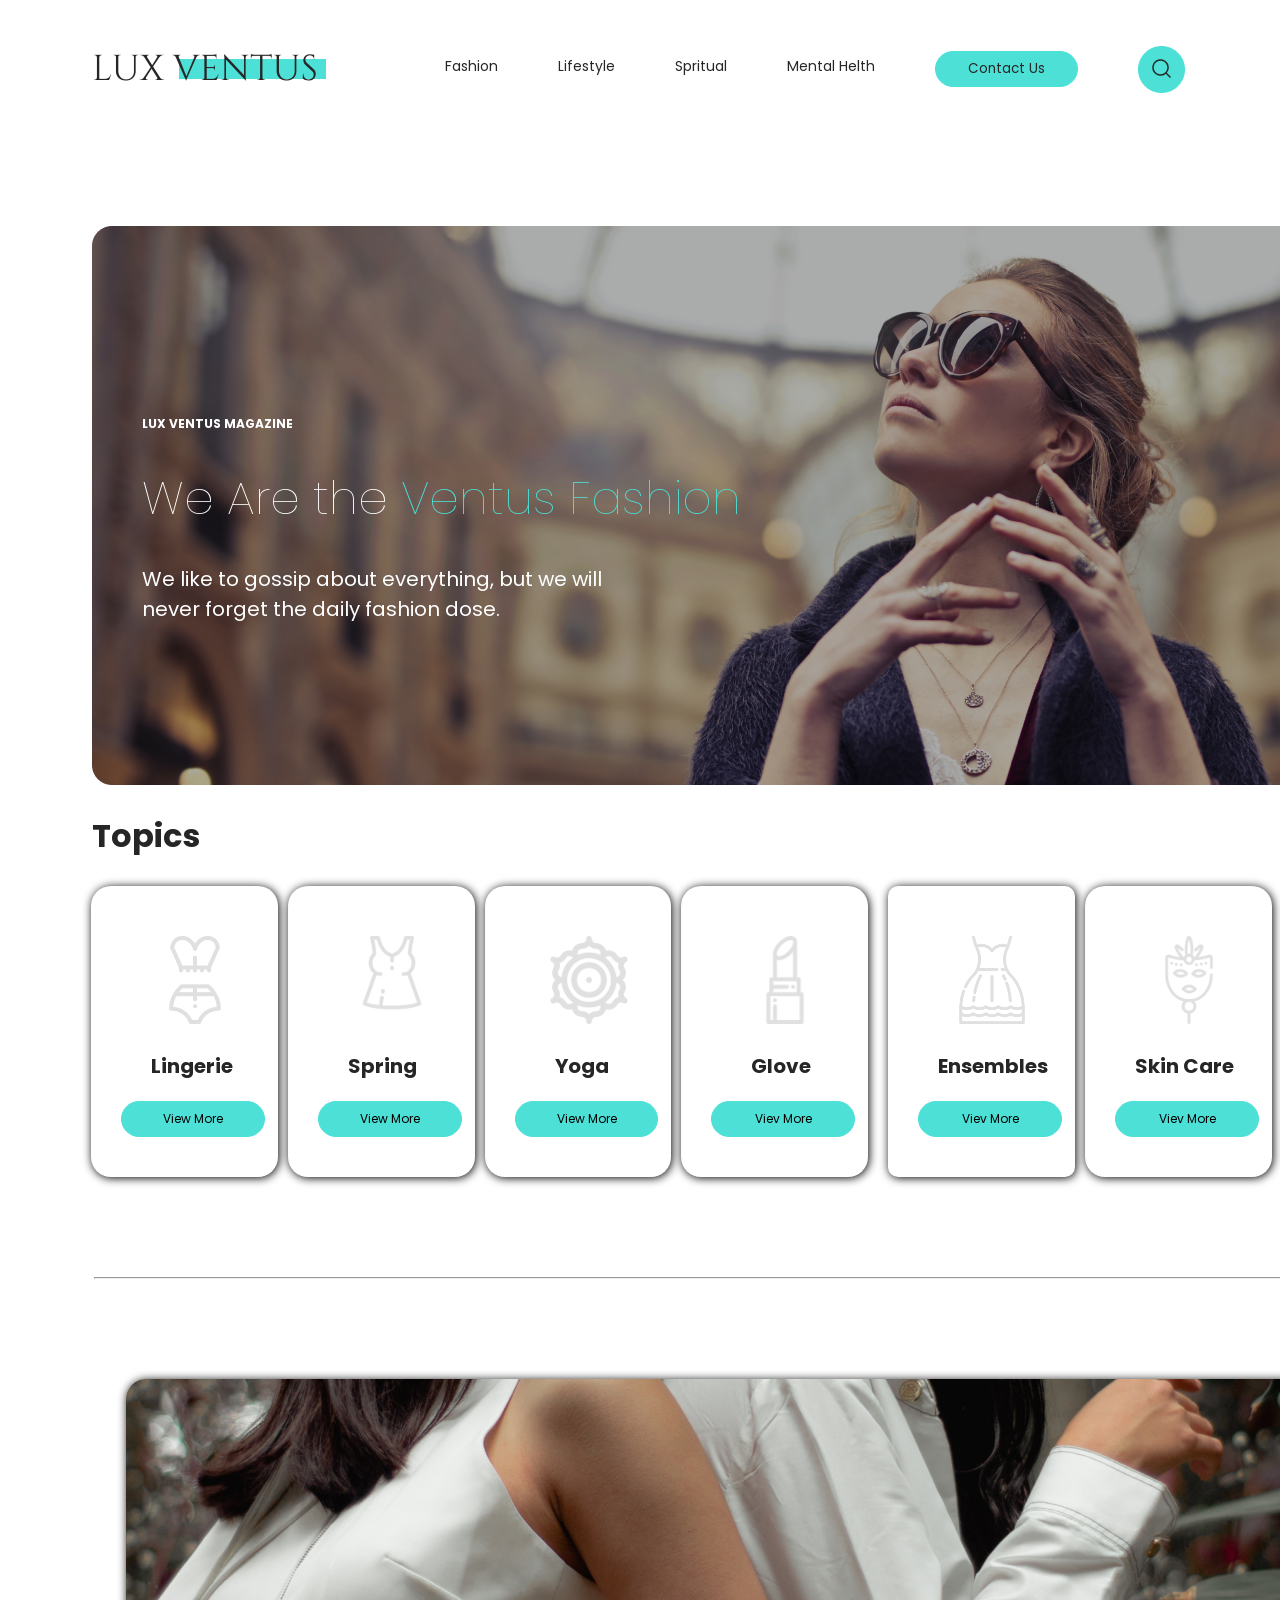
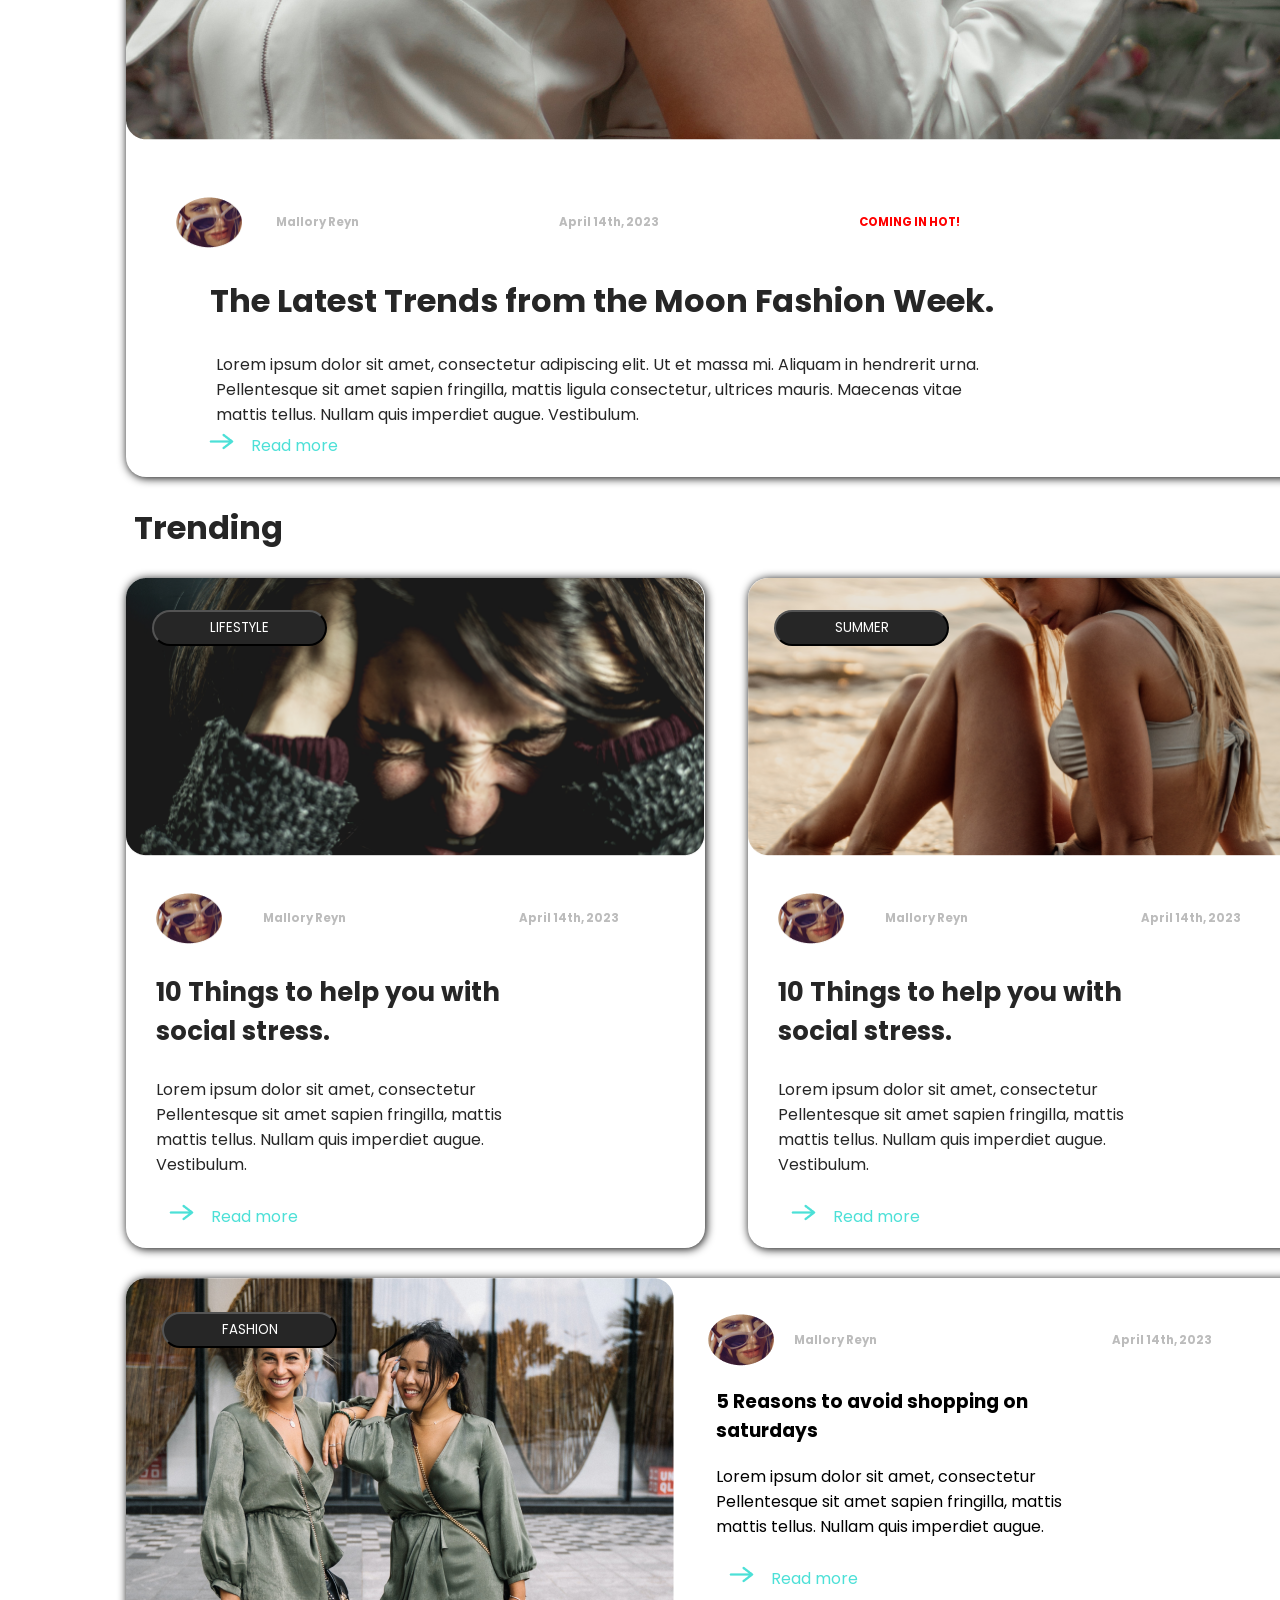
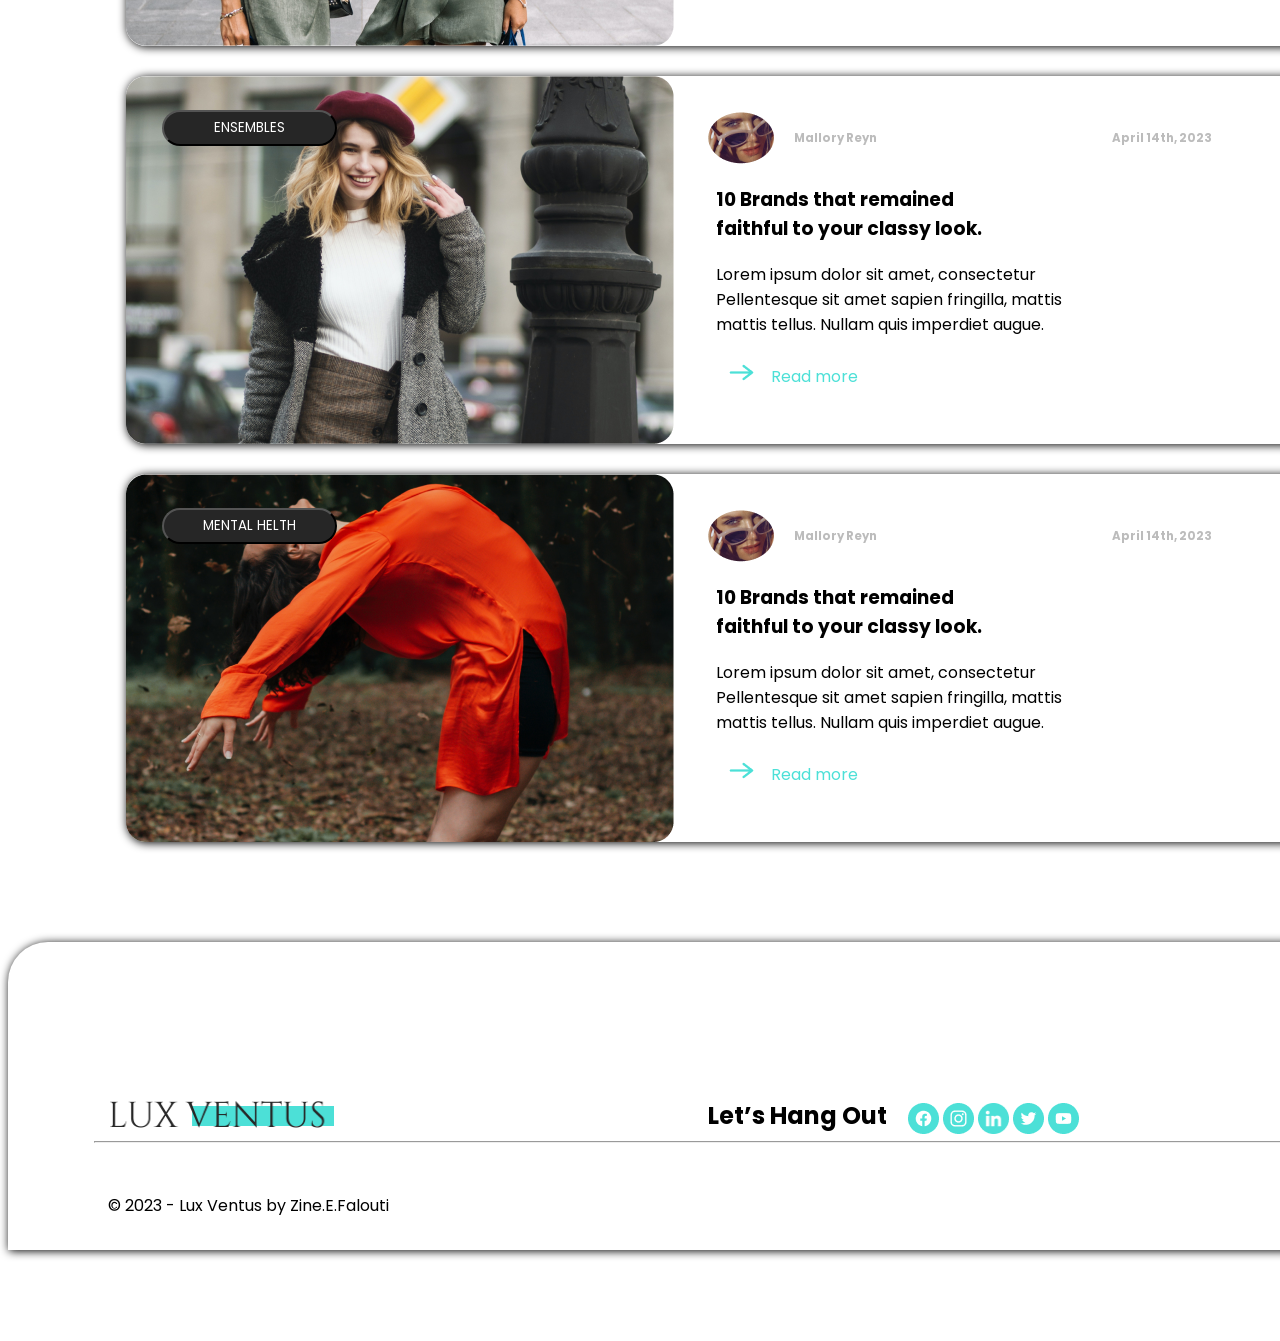
<file: index.html>
<!doctype html>
<head>
    <link rel="stylesheet" href="style.css">
    <link rel="preconnect" href="https://fonts.googleapis.com">
    <link rel="preconnect" href="https://fonts.gstatic.com" crossorigin>
    <link href="https://fonts.googleapis.com/css2?family=Poppins:wght@700&family=Ubuntu:wght@500&display=swap" rel="stylesheet">
</head>
<body>
    <header>
        <img class="logo" src="img/header logo.png" alt="img">
        <nav>
            <a href="#">Fashion</a>
            <a href="#">Lifestyle</a>
            <a href="#">Spritual</a>
            <a href="#">Mental Helth</a>
            <button>Contact Us</button>
            <img src="img/lupa.png" alt="img">
        </nav>
    </header>
    <div class="firstdiv">
        <h2>LUX VENTUS MAGAZINE</h2>
        <h1>We Are the<span> Ventus Fashion</span></h1>
        <p>We like to gossip about everything, but we will<br>
             never forget the daily fashion dose.</p>
    </div>



    <section class="topics">
        <h2>Topics</h2>
        <div class="allblocks">
            <div class="div11">
                <img src="img/div 1.png" alt="">
                <h3>Lingerie</h3>
                <button>View More</button>
            </div>

            <div class="div12">
                <img src="img/div 2.png" alt="">
                <h3>Spring</h3>
                <button>View More</button>
            </div>

            <div class="div13">
                <img src="img/div 3.png" alt="">
                <h3>Yoga</h3>
                <button>View More</button>
            </div>

            
            <div class="div14">
                <img src="img/div 4.png" alt="">
                <h3>Glove</h3>
                <button>Viev More</button>
            </div>

                
            <div class="div15">
                <img src="img/div 5.png" alt="">
                <h3>Ensembles</h3>
                <button>Viev More</button>
            </div>

            <div class="div16">
                <img src="img/div 6.png" alt="">
                <h3>Skin Care</h3>
                <button>Viev More</button>
            </div>
        </div>
        <hr>

        <div class="fashion">
            <img src="img/fashion 111.png" alt="img">
            <img class="img2" src="img/little pic.png" alt="img">
            <div class="h5">
                <h5>Mallory Reyn</h5>
                <h5>April 14th, 2023</h5>
                <h5 class="h5_1">COMING IN HOT!</h5>
                </div>
                <h2>The Latest Trends from the Moon Fashion Week.</h2>
                <p>Lorem ipsum dolor sit amet, consectetur adipiscing elit. Ut et massa mi. Aliquam in hendrerit urna. <br>
                    Pellentesque sit amet sapien fringilla, mattis ligula consectetur, ultrices mauris. Maecenas vitae <br>
                    mattis tellus. Nullam quis imperdiet augue. Vestibulum.</p>
                    <img class="arrow" src="img/arrow-small-right.png" alt="">
                    <a id="a1" href="#">Read more</a>
        </div>
    </section>









    <section class="trending">
    <h2>Trending</h2>

    <div class="div1">
        <img class="img1" src="img/Mask group.png" alt="img">
        <img class="img2" src="img/little pic.png" alt="img">
        <div class="h5">
        <h5>Mallory Reyn</h5>
        <h5>April 14th, 2023</h5>
        </div>
        <h3>10 Things to help you with<br>
            social stress.</h3>
            <p>Lorem ipsum dolor sit amet, consectetur <br>
                Pellentesque sit amet sapien fringilla, mattis<br>
                mattis tellus. Nullam quis imperdiet augue. <br>
                Vestibulum.</p>
                <img class="arrow" src="img/arrow-small-right.png" alt="">
                <a class="a1" href="#">Read more</a>
                <button>LIFESTYLE</button>
    </div>

    <div class="div2">
        <img class="img1" src="img/Mask group 2.png" alt="img">
        <img class="img2" src="img/little pic.png" alt="img">
        <div class="h5">
        <h5>Mallory Reyn</h5>
        <h5>April 14th, 2023</h5>
        </div>
        <h3>10 Things to help you with<br>
            social stress.</h3>
            <p>Lorem ipsum dolor sit amet, consectetur <br>
                Pellentesque sit amet sapien fringilla, mattis<br>
                mattis tellus. Nullam quis imperdiet augue. <br>
                Vestibulum.</p>
                <img class="arrow" src="img/arrow-small-right.png" alt="">
                <a class="a1" href="#">Read more</a>
                <button>SUMMER</button>
    </div>

    <div class="div3">
        <img class="img1" src="img/two girls.png" alt="img">
        <img class="img2" src="img/little pic.png" alt="img">
        <div class="h5">
        <h5>Mallory Reyn</h5>
        <h5>April 14th, 2023</h5>
        </div>
        <h3>5 Reasons to avoid shopping on<br>
             saturdays</h3>
            <p>Lorem ipsum dolor sit amet, consectetur <br>
                Pellentesque sit amet sapien fringilla, mattis<br>
                mattis tellus. Nullam quis imperdiet augue. <br>
                </p>
                <img class="arrow" src="img/arrow-small-right.png" alt="">
                <a class="a1" href="#">Read more</a>
                <button>FASHION</button>
    </div>

    <div class="div4">
        <img class="img1" src="img/girl 1.png" alt="img">
        <img class="img2" src="img/little pic.png" alt="img">
        <div class="h5">
        <h5>Mallory Reyn</h5>
        <h5>April 14th, 2023</h5>
        </div>
        <h3>10 Brands that remained<br>
            faithful to your classy look.</h3>
            <p>Lorem ipsum dolor sit amet, consectetur <br>
                Pellentesque sit amet sapien fringilla, mattis<br>
                mattis tellus. Nullam quis imperdiet augue. <br>
                </p>
                <img class="arrow" src="img/arrow-small-right.png" alt="">
                <a class="a1" href="#">Read more</a>
                <button>ENSEMBLES</button>
    </div>

    <div class="div5">
        <img class="img1" src="img/girl 2.png" alt="img">
        <img class="img2" src="img/little pic.png" alt="img">
        <div class="h5">
        <h5>Mallory Reyn</h5>
        <h5>April 14th, 2023</h5>
        </div>
        <h3>10 Brands that remained<br>
            faithful to your classy look.</h3>
            <p>Lorem ipsum dolor sit amet, consectetur <br>
                Pellentesque sit amet sapien fringilla, mattis<br>
                mattis tellus. Nullam quis imperdiet augue. <br>
                </p>
                <img class="arrow" src="img/arrow-small-right.png" alt="">
                <a class="a1" href="#">Read more</a>
                <button>MENTAL HELTH</button>
    </div>
    </section>




    <footer>
        <img src="img/header logo.png" alt="">
        <h2>Let’s Hang Out</h2>
        <div class="social">
            <img id="img1" src="img/facebook.png" alt="">
            <img id="img2" src="img/instagram.png" alt="">
            <img id="img3" src="img/linkedin.png" alt="">
            <img id="img4" src="img/twitter.png" alt="">
            <img id="img5" src="img/youtube.png" alt="">
            
        </div>
        <hr>
        <p>© 2023 - Lux Ventus by Zine.E.Falouti</p>
    </footer>



   
</body>
</file>
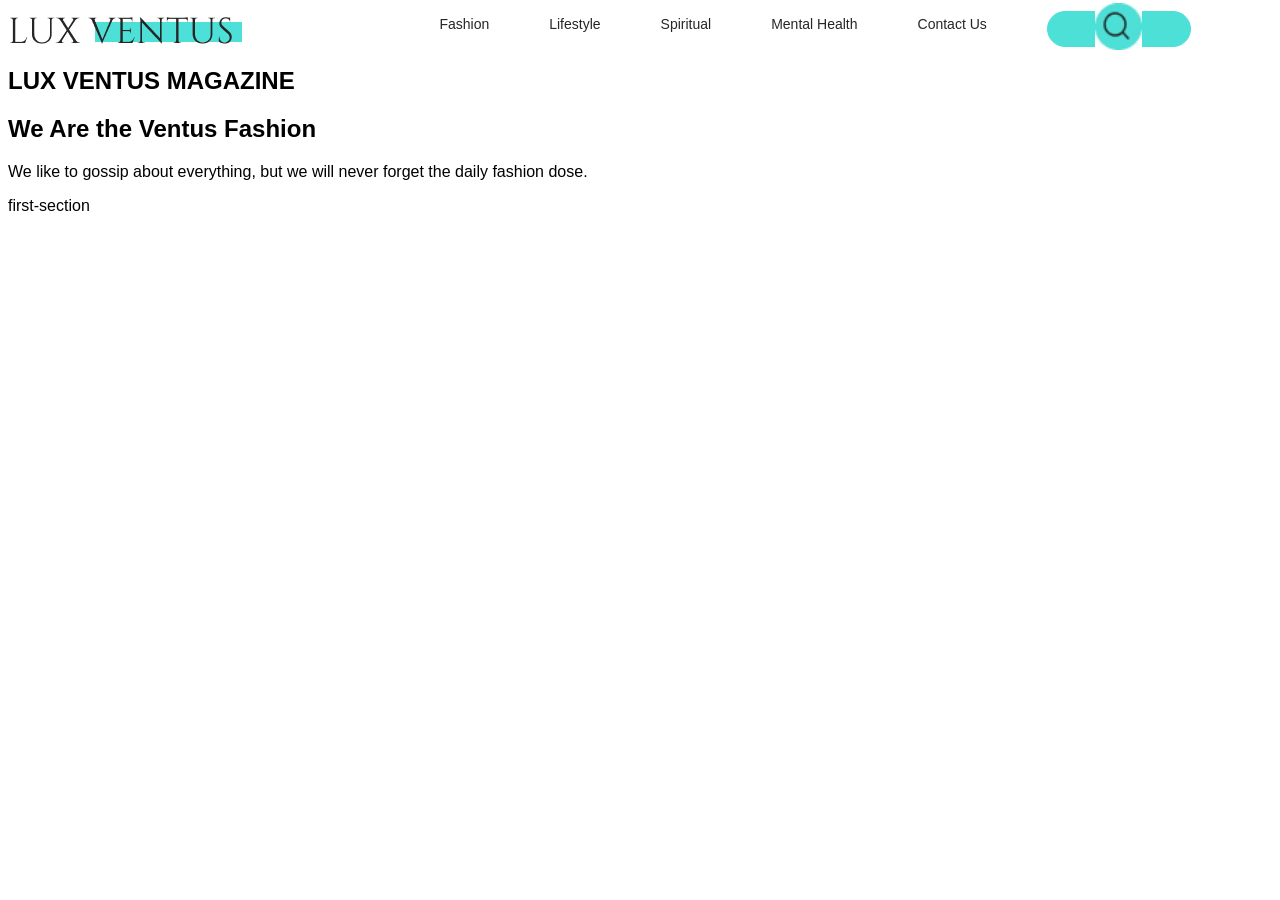
<file: modified-Lux-Ventus-Home-HighFidelity-header-first-section.html>
<!DOCTYPE html>
<html lang="en">
<head>
    <meta charset="UTF-8">
    <meta name="viewport" content="width=device-width, initial-scale=1.0">
    <title>Lux-Ventus-Home-HighFidelity</title>
    <link rel="stylesheet" href="style.css"/>
</head>
<body>

    <header class="header">
        <div class="container">
          <div class="header-flex">
            <img src="./first-section-image/Logo.jpg" alt="Logo" />
            <nav>
              <a href="#" class="nav-link">Fashion </a>
              <a href="#" class="nav-link">Lifestyle </a>
              <a href="#" class="nav-link"> Spiritual </a>
              <a href="#" class="nav-link">  Mental Health </a>
              <a href="#" class="nav-link-button">
               Contact Us
              </a>
              <button class="image-button"><img src="./first-section-image/search.jpg" alt="search"></button>
            </nav>
            
          </div>
        </div>
      </header>   
       <section class="first-section">
        <div class="first-section content">
          <h1> LUX VENTUS MAGAZINE </h1>  
          <h2 class="main-title"> We Are the <span> Ventus Fashion </span>  </h2>
          <p class="description"> We like to gossip about everything, but we will never forget the daily fashion dose.</p>
        
        </div>
        </section>

</div>
   </header>
   <section> first-section 

   </section>
</body>
</html>
</file>
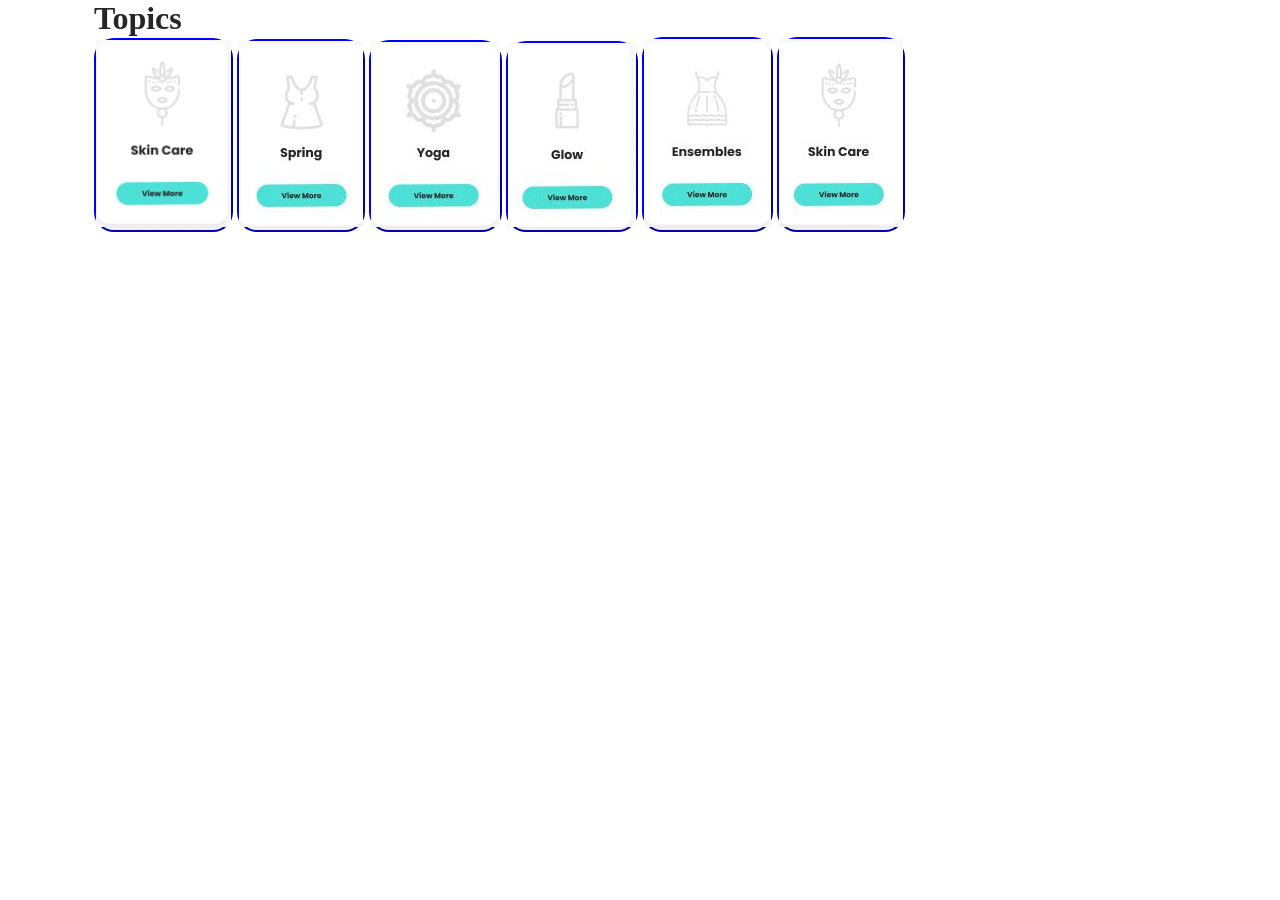
<file: topic section/topics-section.html>
<!DOCTYPE html>
<html lang="en">
<head>
    <meta charset="UTF-8">
    <meta name="viewport" content="width=device-width, initial-scale=1.0">
    <title>topic-section</title>
    <link rel="stylesheet" href="./style.css">
</head>
<body>
    <section>
        <div class="container">
        <h1 class="main-title"> Topics </h1>  
    <div class="topic-content">
      
    <nav>
       
    <button class="image-button"><img src="./Rectangle 1.jpg" alt="button"> </button>
        <button class="image-button"><img src="./Rectangle 2.jpg" alt="button"> </button>
        <button class="image-button"><img src="./Rectangle 3.jpg" alt="button"> </button>
        <button class="image-button"><img src="./Rectangle 4.jpg" alt="button"> </button>
        <button class="image-button"><img src="./Rectangle 5.jpg" alt="button">  </button>
        <button class="image-button"><img src="./Rectangle 6.jpg" alt="button"> </button>       
        
    </nav>
</div>
</div>
</section>
</body>
</html>
</file>
<file: style.css>
*{
    font-family: 'Poppins', sans-serif;
}
header .logo{
    width: 234px;
    height: 49px;
    margin-top: 37px;
    margin-left: 84px;
}
header nav {
    display: flex;
    gap: 60px;
    justify-content:center;
    margin-top: -45px;
    margin-left: 350px;  
}
header nav a{
    color: #262626;
    font-size: 14px;
    text-decoration: none;
}
header nav button{
    width: 143.81px;
    height: 35.95px;
    background-color: #4CE0D7;
    border-radius: 40px;
    color: #262626;
    border: 1px solid #4CE0D7;
    cursor: pointer;
    margin-top: -5px;
}
header nav img{
    width: 47px;
    height: 47px;
    margin-top: -10px;
    cursor: pointer;
}


.firstdiv{
    background-image: url(img/first\ poto.png);
    width: 1272px;
    height: 559px;
    margin-left: 84px;
    margin-top: 133px;
}
.firstdiv h2{
    font-size: 12px;
    color: #FFFFFF;
    padding-top: 189px;
    padding-left: 50px;
}
.firstdiv h1{
    padding-left: 50px;
    font-size: 46px;
    color: white;
    font-weight: lighter;
}
.firstdiv h1 span{
    color: #4CE0D7;
}
.firstdiv p{
    color: white;
    padding-left: 50px;
    font-size: 20px;
}

.topics h2{
    margin-left: 84px;
    color: #262626;
    font-size: 32px;
}
.topics .allblocks{
    display: flex;
    
}
.topics .allblocks .div11{
    width: 204px;
    height: 291px;
    margin-left: 83px;
    border-radius: 20px;
    box-shadow: 1px 1px 10px;
}
.topics .allblocks .div11 img{
    width: 88px;
    height: 88px;
    padding-left: 60px;
    padding-top: 50px;
}
.topics .allblocks .div11 h3{
    padding-left: 60px;
    font-size: 20px;
    color: #262626;
}
.topics .allblocks .div11 button{
    background-color: #4CE0D7;
    width:143.81px ;
    height: 35.95px;
    border-radius: 40px;
    border: 1px solid #4CE0D7;
    cursor: pointer;
    font-size: 12px;
    margin-left: 30px;
}

.topics .allblocks .div12{
    width: 204px;
    height: 291px;
    margin-left: 10px;
    border-radius: 20px;
    box-shadow: 1px 1px 10px;
}
.topics .allblocks .div12 img{
    width: 88px;
    height: 88px;
    padding-left: 60px;
    padding-top: 50px;
}
.topics .allblocks .div12 h3{
    padding-left: 60px;
    font-size: 20px;
    color: #262626;
}
.topics .allblocks .div12 button{
    background-color: #4CE0D7;
    width:143.81px ;
    height: 35.95px;
    border-radius: 40px;
    border: 1px solid #4CE0D7;
    cursor: pointer;
    font-size: 12px;
    margin-left: 30px;
}

.topics .allblocks .div13{
    width: 204px;
    height: 291px;
    margin-left: 10px;
    border-radius: 20px;
    box-shadow: 1px 1px 10px;
}
.topics .allblocks .div13 img{
    width: 88px;
    height: 88px;
    padding-left: 60px;
    padding-top: 50px;
}
.topics .allblocks .div13 h3{
    padding-left: 70px;
    font-size: 20px;
    color: #262626;
}
.topics .allblocks .div13 button{
    background-color: #4CE0D7;
    width:143.81px ;
    height: 35.95px;
    border-radius: 40px;
    border: 1px solid #4CE0D7;
    cursor: pointer;
    font-size: 12px;
    margin-left: 30px;
}

.topics .allblocks .div14{
    width: 204px;
    height: 291px;
    margin-left: 10px;
    border-radius: 20px;
    box-shadow: 1px 1px 10px;
}
.topics .allblocks .div14 img{
    width: 88px;
    height: 88px;
    padding-left: 60px;
    padding-top: 50px;
}
.topics .allblocks .div14 h3{
    padding-left: 70px;
    font-size: 20px;
    color: #262626;
}
.topics .allblocks .div14 button{
    background-color: #4CE0D7;
    width:143.81px ;
    height: 35.95px;
    border-radius: 40px;
    border: 1px solid #4CE0D7;
    cursor: pointer;
    font-size: 12px;
    margin-left: 30px;
}

.topics .allblocks .div15{
    width: 204px;
    height: 291px;
    margin-left: 20px;
    border-radius: 10px;
    box-shadow: 1px 1px 10px;
}
.topics .allblocks .div15 img{
    width: 88px;
    height: 88px;
    padding-left: 60px;
    padding-top: 50px;
}
.topics .allblocks .div15 h3{
    padding-left: 50px;
    font-size: 20px;
    color: #262626;
}
.topics .allblocks .div15 button{
    background-color: #4CE0D7;
    width:143.81px ;
    height: 35.95px;
    border-radius: 40px;
    border: 1px solid #4CE0D7;
    cursor: pointer;
    font-size: 12px;
    margin-left: 30px;
}

.topics .allblocks .div16{
    width: 204px;
    height: 291px;
    margin-left: 10px;
    border-radius: 20px;
    box-shadow: 1px 1px 10px;
}
.topics .allblocks .div16 img{
    width: 88px;
    height: 88px;
    padding-left: 60px;
    padding-top: 50px;
}
.topics .allblocks .div16 h3{
    padding-left: 50px;
    font-size: 20px;
    color: #262626;
}
.topics .allblocks .div16 button{
    background-color: #4CE0D7;
    width:143.81px ;
    height: 35.95px;
    border-radius: 40px;
    border: 1px solid #4CE0D7;
    cursor: pointer;
    font-size: 12px;
    margin-left: 30px;
}
hr{
    width: 1267px;
    margin-left: 85.5px;
    margin-top: 100px;
    color:  #BCBCBC;
}

.fashion{
    margin-left: 118px;
    margin-top: 100px;
    width: 1204px;
    height: 698px;
    border-radius: 20px;
    box-shadow: 1px 1px 10px;
}
.fashion .img2{
    width:65.67px ;
    height:50.77px ;
    margin-left: 50px;
    margin-top: 50px;
    
}
.fashion .h5{
    display: flex;
    gap: 200px;
    color: #BCBCBC;
    margin-left: 150px;
    margin-top: -60px;
    font-size: 14px;
}
.fashion .h5 .h5_1{
    color: red;
}
.fashion p{
   font-size: 16px;
   color: #262626;
   margin-left: 90px;
}
.fashion #a1{
    color: #4CE0D7;
    text-decoration: none;
    size: 12px;
    position: relative;top: -10px;
}
.fashion .arrow{
    margin-left: 70px;
    margin-top: -30px;
}








.trending h2{
    font-family: 'Poppins', sans-serif;
    color: #262626;
    font-size: 32px;
    margin-left: 126px;
    
}
.trending .div1{
    width: 579px;
    height: 670px;
    margin-left: 118px;
    border-radius: 20px;
    box-shadow:1px 1px 10px;
}
.trending .div1 .img1{
    width: 579.02px;
    height: 278.09px;
}
.trending .div1 .img2{
    width:65.67px ;
    height:50.77px ;
    margin-left: 30px;
    margin-top: 30px;
}
.trending .div1 .h5{
    display: flex;
    justify-content: space-around;
    color: #BCBCBC;
    margin-left: 50px;
    margin-top: -60px;
    font-size: 14px;
}
.trending .div1 h3{
    font-size: 26px;
    color: #262626;
    margin-left: 30px;
}
.trending .div1 p{
    margin-left: 30px;
    font-size: 16px;
    color: #262626;
}
.trending .div1 .arrow{
    width: 51px;
    height: 39px;
    margin-left: 30px;
}
.trending .div1 .a1{
    color: #4CE0D7;
    text-decoration: none;
    size: 12px;
    position: relative;top: -10px;
}
.trending .div1 button{
    background-color: #262626;
    width: 175.44px;
    height: 36.49px;
    border-radius: 40px;
    rotate: 0.36°;
    color: white;
    position: relative;top: -600px;left: -150px;
    cursor: pointer;
}





.trending .div2{
    width: 579px;
    height: 670px;
    margin-left: 740px;
    margin-top: -670px;
    border-radius: 20px;
    box-shadow:1px 1px 10px;
}
.trending .div2 .img1{
    width: 579.02px;
    height: 278.09px;
}
.trending .div2 .img2{
    width:65.67px ;
    height:50.77px ;
    margin-left: 30px;
    margin-top: 30px;
}
.trending .div2 .h5{
    display: flex;
    justify-content: space-around;
    color: #BCBCBC;
    margin-left: 50px;
    margin-top: -60px;
    font-size: 14px;
}
.trending .div2 h3{
    font-size: 26px;
    color: #262626;
    margin-left: 30px;
}
.trending .div2 p{
    margin-left: 30px;
    font-size: 16px;
    color: #262626;
}
.trending .div2 .arrow{
    width: 51px;
    height: 39px;
    margin-left: 30px;
}
.trending .div2 .a1{
    color: #4CE0D7;
    text-decoration: none;
    size: 12px;
    position: relative;top: -10px;
}
.trending .div2 button{
    background-color: #262626;
    width: 175.44px;
    height: 36.49px;
    border-radius: 40px;
    rotate: 0.36°;
    color: white;
    position: relative;top: -600px;left: -150px;
    cursor: pointer;
}






.trending .div3{
    width: 1204px;
    height: 368px;
    border-radius: 20px;
    box-shadow: 1px 1px 10px;
    margin-left: 118px;
    margin-top: 30px;
}
.trending .div3 .img1{
     width: 547.51px;
     height: 367.41px;
}
.trending .div3 .h5{
    display: flex;
    justify-content: space-around;
    color: #BCBCBC;
    margin-left: 550px;
    margin-top: -340px;
    font-size: 14px;
}
.trending .div3 .img2{
    position: relative;top: -280px;left: 30px;
}
.trending .div3 h3{
    margin-left: 590px;
}
.trending .div3 p{
    margin-left: 590px;
}
.trending .div3 .arrow{
    margin-left: 590px;
}
.trending .div3 .a1{
    color: #4CE0D7;
    text-decoration: none;
    size: 12px;
    position: relative;top: -10px;
}
.trending .div3 button{
    background-color: #262626;
    width: 175.44px;
    height: 36.49px;
    border-radius: 40px;
    rotate: 0.36°;
    color: white;
   position: relative;left: -700px;top: -260px;
    cursor: pointer;
}





.trending .div4{
    width: 1204px;
    height: 368px;
    border-radius: 20px;
    box-shadow: 1px 1px 10px;
    margin-left: 118px;
    margin-top: 30px;
}
.trending .div4 .img1{
     width: 547.51px;
     height: 367.41px;
}
.trending .div4 .h5{
    display: flex;
    justify-content: space-around;
    color: #BCBCBC;
    margin-left: 550px;
    margin-top: -340px;
    font-size: 14px;
}
.trending .div4 .img2{
    position: relative;top: -280px;left: 30px;
}
.trending .div4 h3{
    margin-left: 590px;
}
.trending .div4 p{
    margin-left: 590px;
}
.trending .div4 .arrow{
    margin-left: 590px;
}
.trending .div4 .a1{
    color: #4CE0D7;
    text-decoration: none;
    size: 12px;
    position: relative;top: -10px;
}
.trending .div4 button{
    background-color: #262626;
    width: 175.44px;
    height: 36.49px;
    border-radius: 40px;
    rotate: 0.36°;
    color: white;
   position: relative;left: -700px;top: -260px;
    cursor: pointer;
}






.trending .div5{
    width: 1204px;
    height: 368px;
    border-radius: 20px;
    box-shadow: 1px 1px 10px;
    margin-left: 118px;
    margin-top: 30px;
}
.trending .div5 .img1{
     width: 547.51px;
     height: 367.41px;
}
.trending .div5 .h5{
    display: flex;
    justify-content: space-around;
    color: #BCBCBC;
    margin-left: 550px;
    margin-top: -340px;
    font-size: 14px;
}
.trending .div5 .img2{
    position: relative;top: -280px;left: 30px;
}
.trending .div5 h3{
    margin-left: 590px;
}
.trending .div5 p{
    margin-left: 590px;
}
.trending .div5 .arrow{
    margin-left: 590px;
}
.trending .div5 .a1{
    color: #4CE0D7;
    text-decoration: none;
    size: 12px;
    position: relative;top: -10px;
}
.trending .div5 button{
    background-color: #262626;
    width: 175.44px;
    height: 36.49px;
    border-radius: 40px;
    rotate: 0.36°;
    color: white;
   position: relative;left: -700px;top: -260px;
    cursor: pointer;
}






footer{
    width: 1440px;
    height: 308px;
    border-radius: 40px 40px 0px 0px;
    box-shadow: 1px 1px 10px;
    margin: auto;
    margin-top: 100px;
}
footer img{
    width: 226px;
    height: 49px;
    margin-top: 150px;
    margin-left: 100px;
}
footer h2{
    margin-left: 700px;
    margin-top: -50px;
}
footer .social img{
    width: 31px;
    height: 31px;
}
footer .social #img1{
    position: relative;left: 800px;top: -200px;
}
footer .social #img2{
    position: relative;left: 700px;top: -200px;
}
footer .social #img3{
    position: relative;left: 600px;top: -200px;
}
footer .social #img4{
    position: relative;left: 500px;top: -200px;
}
footer .social #img5{
    position: relative;left: 400px;top: -200px;
}
footer hr{
    width: 1267px;
    color: #BCBCBC;
    margin-top: -200px;
}
footer p{
    margin-top: 50px;
    margin-left: 100px;
}
</file>
<file: topic section/style.css>
* {
    padding: 0;
    margin: 0;
    box-sizing: border-box;
  }


.container {
    max-width: 1440px;
    margin: 0 auto;
    padding: 0 10px; /* Added the unit for padding */
     
    }

.topic-content {
    display: flex;
    align-items: baseline;
    align-content: space-between;
    flex-wrap: wrap;
    height: 100%;
    padding: 0 84px 0 84px;
}

.main-title {
    color: #262626;
font-family: Poppins;
font-size: 32px;
font-weight: 700;
padding-left: 84px;
}

.image-button {
    border-radius: 20px;
    border-top-color: blue;
    border-right-color: blue;
    border-bottom-color: blue;
    border-left-color: blue;

    
}
</file>
